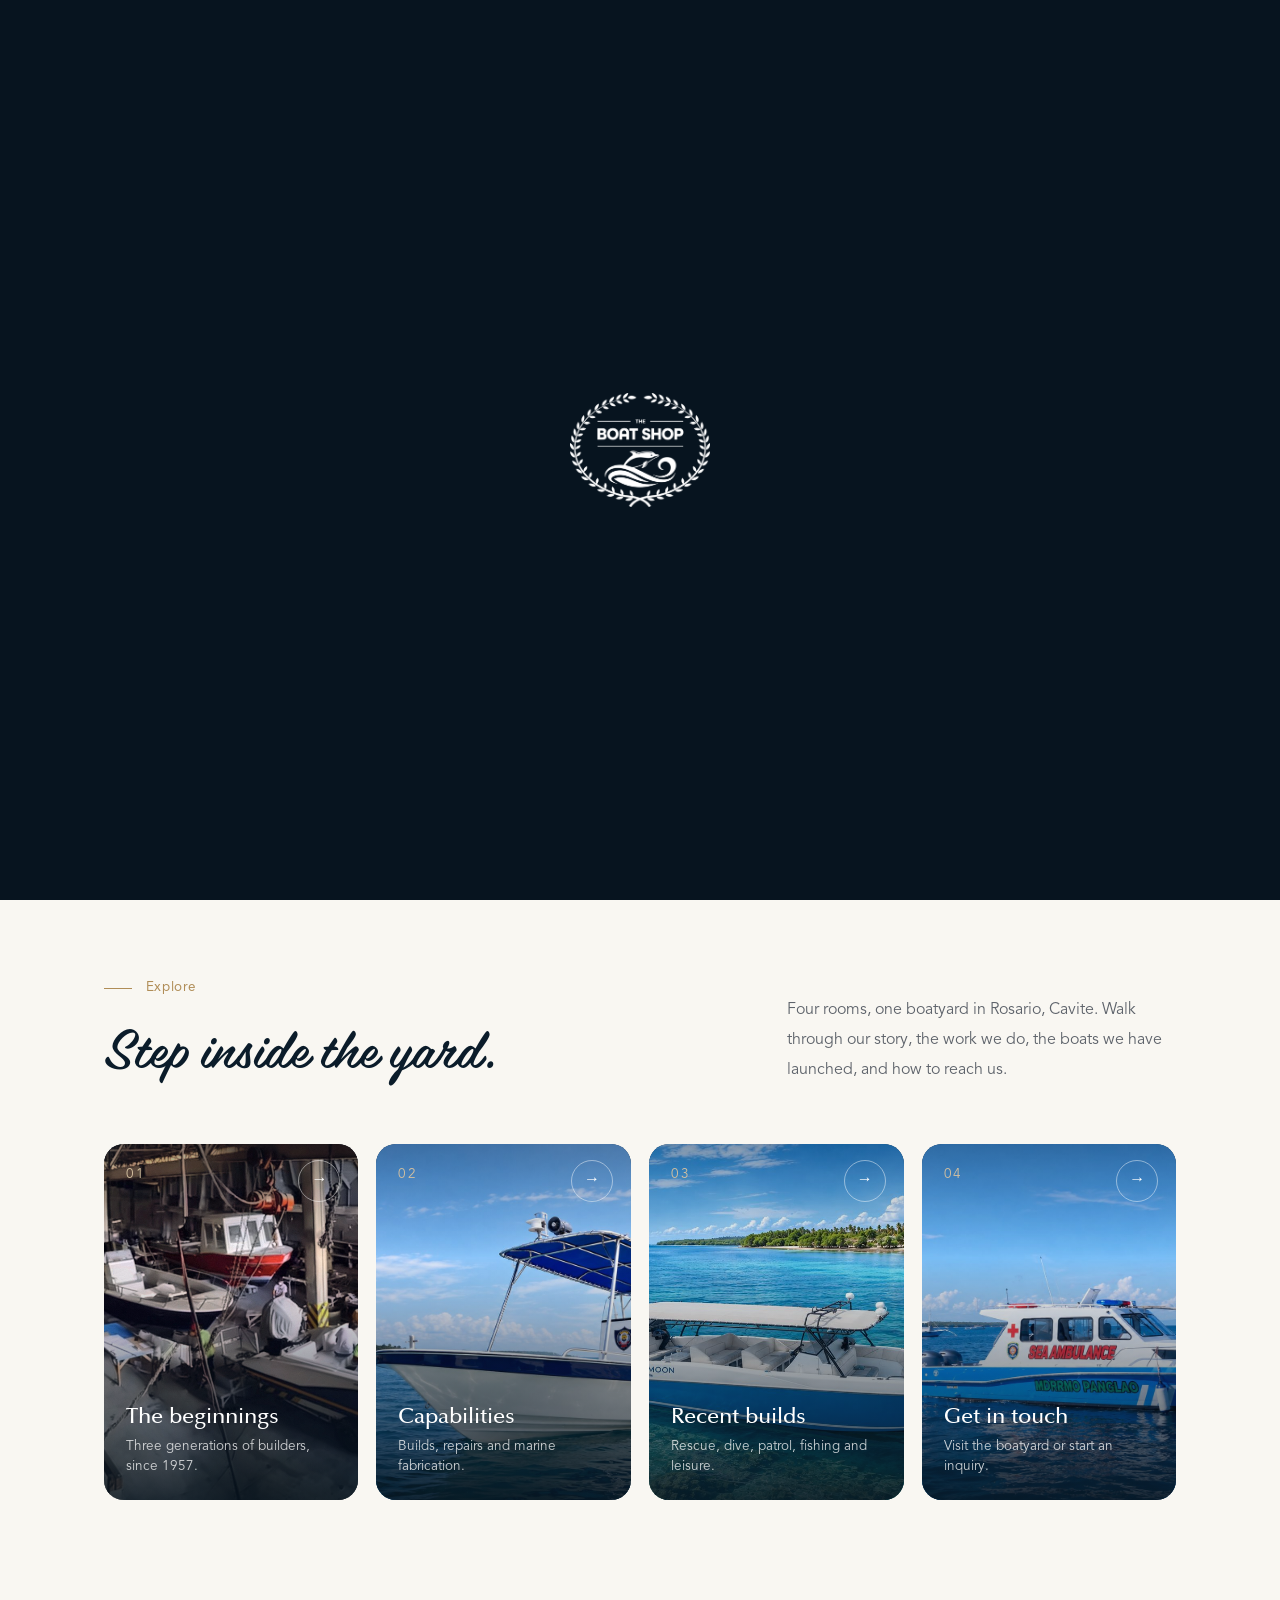
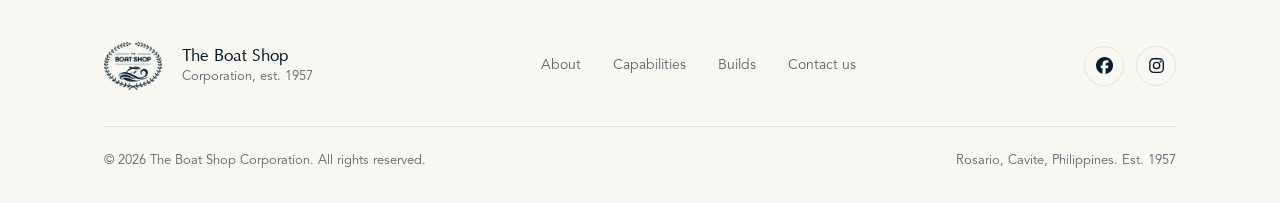
<file: index.html>
<!DOCTYPE html>
<html lang="en">
<head>
<meta charset="UTF-8"/>
<meta name="viewport" content="width=device-width, initial-scale=1.0"/>
<title>The Boat Shop Corporation | Fiberglass Boat Builders Since 1957</title>
<link rel="icon" type="image/png" href="assets/images/favicon.png"/>
<meta name="description" content="The Boat Shop Corporation is a Filipino, family-run boatbuilder established in 1957. Explore custom fiberglass boats for transport, rescue, dive, patrol, fishing, and leisure in Rosario, Cavite."/>
<meta name="theme-color" content="#0b1c2a"/>
<meta property="og:type" content="website"/>
<meta property="og:title" content="The Boat Shop Corporation | Built for Philippine Seas"/>
<meta property="og:description" content="Custom fiberglass boats, repairs, and marine fabrication from a family-run Filipino boatbuilder since 1957."/>
<meta property="og:image" content="assets/images/hero-poster.jpg"/>
<meta name="twitter:card" content="summary_large_image"/>
<script>
  document.documentElement.classList.add('js');
  try { if (sessionStorage.getItem('tbsc-nav')) document.documentElement.classList.add('arriving'); if (sessionStorage.getItem('tbsc-intro')) document.documentElement.classList.add('no-intro'); } catch (e) {}
</script>
<link rel="preload" href="assets/fonts/belinda-new.woff2" as="font" type="font/woff2" crossorigin>
<link rel="preload" href="assets/fonts/avenir-lt-pro-book.woff2" as="font" type="font/woff2" crossorigin>
<link rel="preload" href="assets/fonts/optima-regular.woff2" as="font" type="font/woff2" crossorigin>
<style id="brand-fonts">
@font-face{font-family:'Avenir LT Pro';src:url('assets/fonts/avenir-lt-pro-light.woff2') format('woff2');font-weight:300;font-style:normal;font-display:block}
@font-face{font-family:'Avenir LT Pro';src:url('assets/fonts/avenir-lt-pro-lightoblique.woff2') format('woff2');font-weight:300;font-style:italic;font-display:block}
@font-face{font-family:'Avenir LT Pro';src:url('assets/fonts/avenir-lt-pro-book.woff2') format('woff2');font-weight:400;font-style:normal;font-display:block}
@font-face{font-family:'Avenir LT Pro';src:url('assets/fonts/avenir-lt-pro-bookoblique.woff2') format('woff2');font-weight:400;font-style:italic;font-display:block}
@font-face{font-family:'Avenir LT Pro';src:url('assets/fonts/avenir-lt-pro-roman.woff2') format('woff2');font-weight:500;font-style:normal;font-display:block}
@font-face{font-family:'Avenir LT Pro';src:url('assets/fonts/avenir-lt-pro-oblique.woff2') format('woff2');font-weight:500;font-style:italic;font-display:block}
@font-face{font-family:'Avenir LT Pro';src:url('assets/fonts/avenir-lt-pro-medium.woff2') format('woff2');font-weight:600;font-style:normal;font-display:block}
@font-face{font-family:'Avenir LT Pro';src:url('assets/fonts/avenir-lt-pro-mediumoblique.woff2') format('woff2');font-weight:600;font-style:italic;font-display:block}
@font-face{font-family:'Avenir LT Pro';src:url('assets/fonts/avenir-lt-pro-heavy.woff2') format('woff2');font-weight:800;font-style:normal;font-display:block}
@font-face{font-family:'Avenir LT Pro';src:url('assets/fonts/avenir-lt-pro-heavyoblique.woff2') format('woff2');font-weight:800;font-style:italic;font-display:block}
@font-face{font-family:'Avenir LT Pro';src:url('assets/fonts/avenir-lt-pro-black.woff2') format('woff2');font-weight:900;font-style:normal;font-display:block}
@font-face{font-family:'Avenir LT Pro';src:url('assets/fonts/avenir-lt-pro-blackoblique.woff2') format('woff2');font-weight:900;font-style:italic;font-display:block}
@font-face{font-family:'Optima';src:url('assets/fonts/optima-regular.woff2') format('woff2');font-weight:300 400;font-style:normal;font-display:block}
@font-face{font-family:'Optima';src:url('assets/fonts/optima-medium.woff2') format('woff2');font-weight:500;font-style:normal;font-display:block}
@font-face{font-family:'Optima';src:url('assets/fonts/optima-bold.woff2') format('woff2');font-weight:600 800;font-style:normal;font-display:block}
@font-face{font-family:'Optima';src:url('assets/fonts/optima-italic.woff2') format('woff2');font-weight:300 500;font-style:italic;font-display:block}
@font-face{font-family:'Belinda New';src:url('assets/fonts/belinda-new.woff2') format('woff2');font-weight:400;font-style:normal;font-display:block}
</style>
<link rel="stylesheet" href="css/styles.css">
</head>
<body class="home">

<div class="intro" id="intro" aria-hidden="true">
  <img src="assets/images/logo-white.png" alt=""/>
  <div class="bar"></div>
</div>
<div class="curtain" id="curtain" aria-hidden="true"><img src="assets/images/logo-white.png" alt=""/></div>
<div class="progress" id="progress" aria-hidden="true"></div>

<header id="site-header">
  <div class="nav-inner">
    <a href="index.html" class="logo-mark" aria-label="The Boat Shop Corporation, home">
      <img class="logo-white-img" src="assets/images/logo-white.png" alt="The Boat Shop Corporation crest"/>
      <img class="logo-navy-img" src="assets/images/logo-navy.png" alt=""/>
    </a>
    <div class="nav-links">
      <nav id="primary-navigation" aria-label="Main navigation">
        <ul>
          <li><a href="about.html">About</a></li>
          <li><a href="capabilities.html">Capabilities</a></li>
          <li><a href="builds.html">Builds</a></li>
          <li><a href="contact.html">Contact</a></li>
        </ul>
      </nav>
      <button type="button" class="btn btn-ghost btn-sm js-inquiry-trigger" data-form-url="https://docs.google.com/forms/d/e/1FAIpQLSdglZTCsjjjnS9Xz04HMgk5vo55dq-pGL-_iDdlhTLxzVGUOg/viewform">Request a build</button>
    </div>
    <button class="menu-toggle" type="button" aria-label="Open navigation menu" aria-expanded="false" aria-controls="primary-navigation"><span class="menu-icon" aria-hidden="true">&#9776;</span></button>
  </div>
</header>

<main id="top">

<section class="hero">
  <div class="hero-bg" id="hero-bg">
    <video class="hero-video" id="hero-video" muted loop playsinline preload="metadata" poster="assets/images/hero-poster.jpg" aria-hidden="true"></video>
  </div>
  <div class="hero-inner" id="hero-inner">
    <div class="label hero-fade" style="--d:.05s">Design. Build. Deliver. Enjoy.</div>
    <h1 class="split" id="hero-title">Boats built for <br/>Philippine seas</h1>
    <p class="hero-fade" style="--d:.55s">The Boat Shop Corporation has hand-built fiberglass vessels since 1957, each one shaped from our own molds and finished by three generations of the same family.</p>
    <div class="hero-actions hero-fade" style="--d:.7s">
      <a href="builds.html" class="btn btn-solid"><span>View recent builds</span><span class="arrow" aria-hidden="true">&rarr;</span></a>
      <button type="button" class="btn btn-ghost js-inquiry-trigger" data-form-url="https://docs.google.com/forms/d/e/1FAIpQLSdglZTCsjjjnS9Xz04HMgk5vo55dq-pGL-_iDdlhTLxzVGUOg/viewform">Talk to us</button>
    </div>
  </div>
  <div class="scroll-cue hero-fade" style="--d:1s"><i aria-hidden="true"></i><span>Scroll</span></div>
  <div class="hero-since hero-fade" style="--d:1s">Rosario, Cavite<br/>Since 1957</div>
</section>
<section class="doors" aria-label="Explore the boatyard">
  <div class="wrap">
    <div class="head-row">
      <div>
        <div class="label fade">Explore</div>
        <h2 class="split">Step inside the yard.</h2>
      </div>
      <p class="lead fade">Four rooms, one boatyard in Rosario, Cavite. Walk through our story, the work we do, the boats we have launched, and how to reach us.</p>
    </div>
    <div class="door-grid">
      <a class="door fade" href="about.html" style="--d:.0s"><img src="assets/images/beginnings.jpg" alt="" loading="lazy"/><span class="door-num">01</span><span class="door-body"><b>The beginnings</b><i>Three generations of builders, since 1957.</i></span><span class="door-go" aria-hidden="true">&rarr;</span></a>
      <a class="door fade" href="capabilities.html" style="--d:.08s"><img src="assets/images/builds/patrol-boat-center-console.jpg" alt="" loading="lazy"/><span class="door-num">02</span><span class="door-body"><b>Capabilities</b><i>Builds, repairs and marine fabrication.</i></span><span class="door-go" aria-hidden="true">&rarr;</span></a>
      <a class="door fade" href="builds.html" style="--d:.16s"><img src="assets/images/builds/blue-moon-elite.jpg" alt="" loading="lazy"/><span class="door-num">03</span><span class="door-body"><b>Recent builds</b><i>Rescue, dive, patrol, fishing and leisure.</i></span><span class="door-go" aria-hidden="true">&rarr;</span></a>
      <a class="door fade" href="contact.html" style="--d:.24s"><img src="assets/images/builds/sea-ambulance-mdrrmo-panglao.jpg" alt="" loading="lazy"/><span class="door-num">04</span><span class="door-body"><b>Get in touch</b><i>Visit the boatyard or start an inquiry.</i></span><span class="door-go" aria-hidden="true">&rarr;</span></a>
    </div>
  </div>
</section>

</main>

<footer>
  <div class="wrap">
    <div class="footer-top">
      <div class="footer-brand">
        <a href="index.html" class="logo-mark" aria-label="The Boat Shop Corporation, home"><img class="logo-navy-img" style="opacity:1" src="assets/images/logo-navy.png" alt="The Boat Shop Corporation crest"/></a>
        <span class="footer-name">The Boat Shop<small>Corporation, est. 1957</small></span>
      </div>
      <nav class="footer-nav" aria-label="Footer navigation">
        <ul>
          <li><a href="about.html">About</a></li>
          <li><a href="capabilities.html">Capabilities</a></li>
          <li><a href="builds.html">Builds</a></li>
          <li><a href="contact.html">Contact us</a></li>
        </ul>
      </nav>
      <div class="footer-social" aria-label="Follow us on social media">
        <a class="foot-social" href="https://www.facebook.com/boatshopphilippines" target="_blank" rel="noopener noreferrer" aria-label="Facebook"><svg viewBox="0 0 24 24" width="22" height="22" fill="currentColor" aria-hidden="true" focusable="false"><path d="M9.101 23.691v-7.98H6.627v-3.667h2.474v-1.58c0-4.085 1.848-5.978 5.858-5.978.401 0 .955.042 1.468.103a8.68 8.68 0 0 1 1.141.195v3.325a8.623 8.623 0 0 0-.653-.036 26.805 26.805 0 0 0-.733-.009c-.707 0-1.259.096-1.675.309a1.686 1.686 0 0 0-.679.622c-.258.42-.374.995-.374 1.752v1.297h3.919l-.386 2.103-.287 1.564h-3.246v8.245C19.396 23.238 24 18.179 24 12.044c0-6.627-5.373-12-12-12s-12 5.373-12 12c0 5.628 3.874 10.35 9.101 11.647Z"/></svg></a>
        <a class="foot-social" href="https://www.instagram.com/theboatshopcorporation/" target="_blank" rel="noopener noreferrer" aria-label="Instagram"><svg viewBox="0 0 24 24" width="22" height="22" fill="none" stroke="currentColor" stroke-width="1.9" stroke-linecap="round" stroke-linejoin="round" aria-hidden="true" focusable="false"><rect x="2.5" y="2.5" width="19" height="19" rx="5.5"/><circle cx="12" cy="12" r="4.4"/><circle cx="17.6" cy="6.4" r="0.6" fill="currentColor"/></svg></a>
      </div>
    </div>
    <div class="footer-bottom">
      <span>&copy; 2026 The Boat Shop Corporation. All rights reserved.</span>
      <span>Rosario, Cavite, Philippines. Est. 1957</span>
    </div>
  </div>
</footer>

<script src="js/main.js" defer></script>
</body>
</html>
</file>
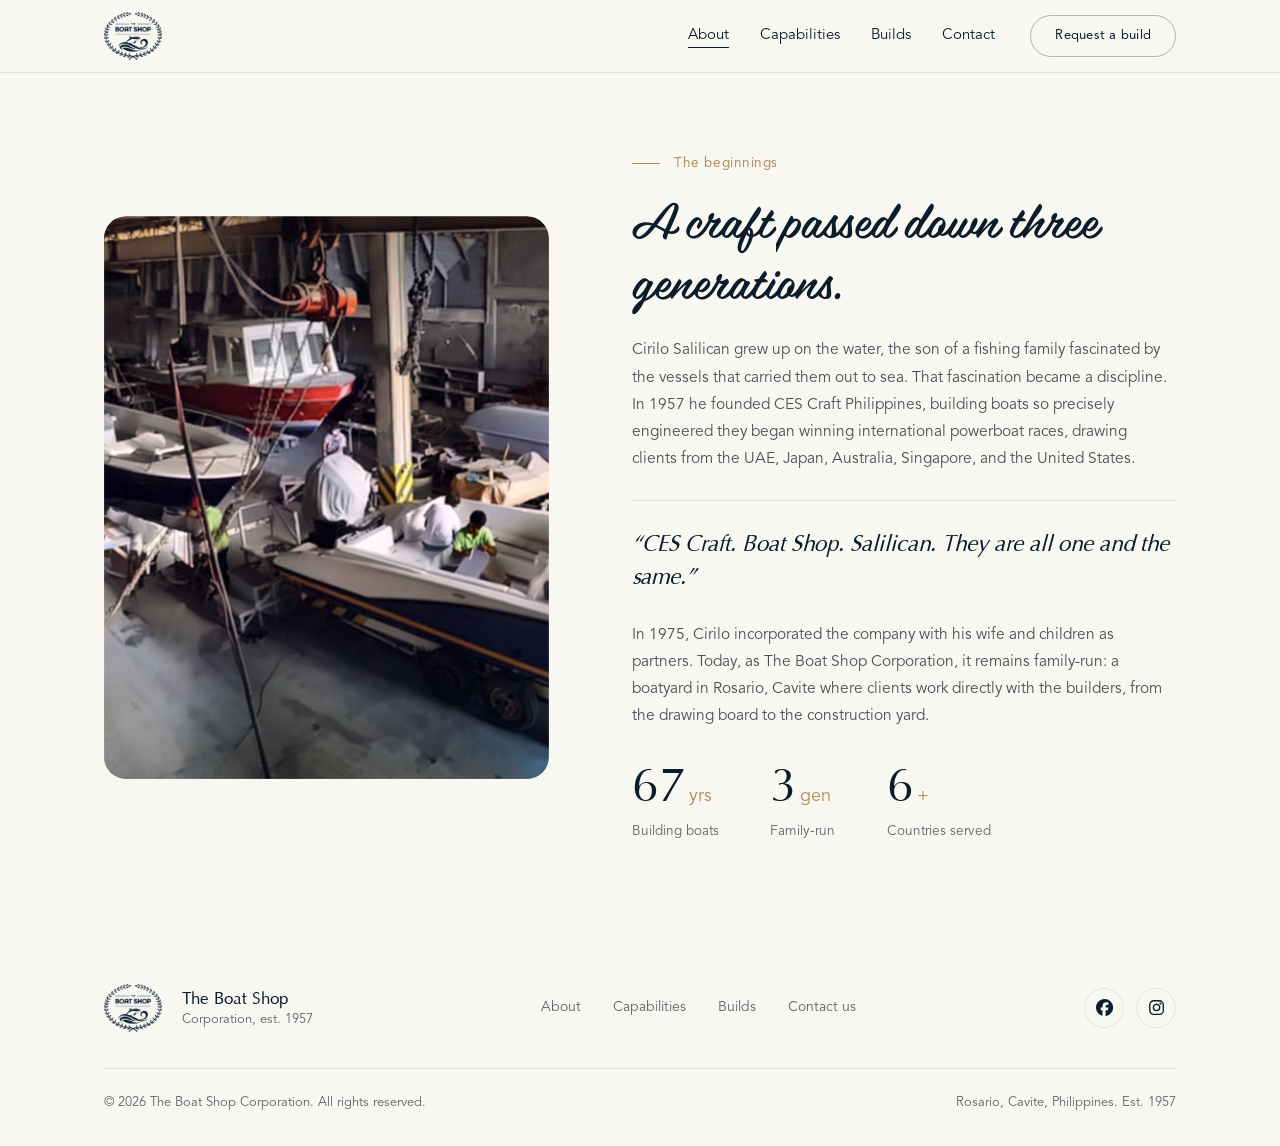
<file: about.html>
<!DOCTYPE html>
<html lang="en">
<head>
<meta charset="UTF-8"/>
<meta name="viewport" content="width=device-width, initial-scale=1.0"/>
<title>About | The Boat Shop Corporation</title>
<link rel="icon" type="image/png" href="assets/images/favicon.png"/>
<meta name="description" content="The Boat Shop Corporation is a Filipino, family-run boatbuilder established in 1957. Explore custom fiberglass boats for transport, rescue, dive, patrol, fishing, and leisure in Rosario, Cavite."/>
<meta name="theme-color" content="#0b1c2a"/>
<meta property="og:type" content="website"/>
<meta property="og:title" content="About | The Boat Shop Corporation"/>
<meta property="og:description" content="Custom fiberglass boats, repairs, and marine fabrication from a family-run Filipino boatbuilder since 1957."/>
<meta property="og:image" content="assets/images/hero-poster.jpg"/>
<meta name="twitter:card" content="summary_large_image"/>
<script>
  document.documentElement.classList.add('js');
  try { if (sessionStorage.getItem('tbsc-nav')) document.documentElement.classList.add('arriving'); if (sessionStorage.getItem('tbsc-intro')) document.documentElement.classList.add('no-intro'); } catch (e) {}
</script>
<link rel="preload" href="assets/fonts/belinda-new.woff2" as="font" type="font/woff2" crossorigin>
<link rel="preload" href="assets/fonts/avenir-lt-pro-book.woff2" as="font" type="font/woff2" crossorigin>
<link rel="preload" href="assets/fonts/optima-regular.woff2" as="font" type="font/woff2" crossorigin>
<style id="brand-fonts">
@font-face{font-family:'Avenir LT Pro';src:url('assets/fonts/avenir-lt-pro-light.woff2') format('woff2');font-weight:300;font-style:normal;font-display:block}
@font-face{font-family:'Avenir LT Pro';src:url('assets/fonts/avenir-lt-pro-lightoblique.woff2') format('woff2');font-weight:300;font-style:italic;font-display:block}
@font-face{font-family:'Avenir LT Pro';src:url('assets/fonts/avenir-lt-pro-book.woff2') format('woff2');font-weight:400;font-style:normal;font-display:block}
@font-face{font-family:'Avenir LT Pro';src:url('assets/fonts/avenir-lt-pro-bookoblique.woff2') format('woff2');font-weight:400;font-style:italic;font-display:block}
@font-face{font-family:'Avenir LT Pro';src:url('assets/fonts/avenir-lt-pro-roman.woff2') format('woff2');font-weight:500;font-style:normal;font-display:block}
@font-face{font-family:'Avenir LT Pro';src:url('assets/fonts/avenir-lt-pro-oblique.woff2') format('woff2');font-weight:500;font-style:italic;font-display:block}
@font-face{font-family:'Avenir LT Pro';src:url('assets/fonts/avenir-lt-pro-medium.woff2') format('woff2');font-weight:600;font-style:normal;font-display:block}
@font-face{font-family:'Avenir LT Pro';src:url('assets/fonts/avenir-lt-pro-mediumoblique.woff2') format('woff2');font-weight:600;font-style:italic;font-display:block}
@font-face{font-family:'Avenir LT Pro';src:url('assets/fonts/avenir-lt-pro-heavy.woff2') format('woff2');font-weight:800;font-style:normal;font-display:block}
@font-face{font-family:'Avenir LT Pro';src:url('assets/fonts/avenir-lt-pro-heavyoblique.woff2') format('woff2');font-weight:800;font-style:italic;font-display:block}
@font-face{font-family:'Avenir LT Pro';src:url('assets/fonts/avenir-lt-pro-black.woff2') format('woff2');font-weight:900;font-style:normal;font-display:block}
@font-face{font-family:'Avenir LT Pro';src:url('assets/fonts/avenir-lt-pro-blackoblique.woff2') format('woff2');font-weight:900;font-style:italic;font-display:block}
@font-face{font-family:'Optima';src:url('assets/fonts/optima-regular.woff2') format('woff2');font-weight:300 400;font-style:normal;font-display:block}
@font-face{font-family:'Optima';src:url('assets/fonts/optima-medium.woff2') format('woff2');font-weight:500;font-style:normal;font-display:block}
@font-face{font-family:'Optima';src:url('assets/fonts/optima-bold.woff2') format('woff2');font-weight:600 800;font-style:normal;font-display:block}
@font-face{font-family:'Optima';src:url('assets/fonts/optima-italic.woff2') format('woff2');font-weight:300 500;font-style:italic;font-display:block}
@font-face{font-family:'Belinda New';src:url('assets/fonts/belinda-new.woff2') format('woff2');font-weight:400;font-style:normal;font-display:block}
</style>
<link rel="stylesheet" href="css/styles.css">
</head>
<body class="subpage">

<div class="curtain" id="curtain" aria-hidden="true"><img src="assets/images/logo-white.png" alt=""/></div>
<div class="progress" id="progress" aria-hidden="true"></div>

<header id="site-header" class="solid">
  <div class="nav-inner">
    <a href="index.html" class="logo-mark" aria-label="The Boat Shop Corporation, home">
      <img class="logo-white-img" src="assets/images/logo-white.png" alt="The Boat Shop Corporation crest"/>
      <img class="logo-navy-img" src="assets/images/logo-navy.png" alt=""/>
    </a>
    <div class="nav-links">
      <nav id="primary-navigation" aria-label="Main navigation">
        <ul>
          <li><a href="about.html" aria-current="page">About</a></li>
          <li><a href="capabilities.html">Capabilities</a></li>
          <li><a href="builds.html">Builds</a></li>
          <li><a href="contact.html">Contact</a></li>
        </ul>
      </nav>
      <button type="button" class="btn btn-ghost btn-sm js-inquiry-trigger" data-form-url="https://docs.google.com/forms/d/e/1FAIpQLSdglZTCsjjjnS9Xz04HMgk5vo55dq-pGL-_iDdlhTLxzVGUOg/viewform">Request a build</button>
    </div>
    <button class="menu-toggle" type="button" aria-label="Open navigation menu" aria-expanded="false" aria-controls="primary-navigation"><span class="menu-icon" aria-hidden="true">&#9776;</span></button>
  </div>
</header>

<main id="top">

<section id="legacy" class="section">
  <div class="wrap">
    <div class="legacy-grid">
      <div class="legacy-photo reveal-clip">
        <img src="assets/images/beginnings.jpg" width="2727" height="1395" loading="lazy" decoding="async" alt="Inside The Boat Shop boatyard: fiberglass hulls in progress while builders review a boat on its trailer" id="legacy-img"/>
      </div>
      <div class="legacy-text">
        <div class="label fade">The beginnings</div>
        <h2 class="split">A craft passed down three generations.</h2>
        <p class="fade">Cirilo Salilican grew up on the water, the son of a fishing family fascinated by the vessels that carried them out to sea. That fascination became a discipline. In 1957 he founded CES Craft Philippines, building boats so precisely engineered they began winning international powerboat races, drawing clients from the UAE, Japan, Australia, Singapore, and the United States.</p>
        <p class="legacy-quote fade">&ldquo;CES Craft. Boat Shop. Salilican. They are all one and the same.&rdquo;</p>
        <p class="fade">In 1975, Cirilo incorporated the company with his wife and children as partners. Today, as The Boat Shop Corporation, it remains family-run: a boatyard in Rosario, Cavite where clients work directly with the builders, from the drawing board to the construction yard.</p>
        <div class="stat-row fade">
          <div class="stat"><div class="num"><b data-count="70" style="font-weight:inherit">70</b><span class="u">yrs</span></div><div class="txt">Building boats</div></div>
          <div class="stat"><div class="num"><b data-count="3" style="font-weight:inherit">3</b><span class="u">gen</span></div><div class="txt">Family-run</div></div>
          <div class="stat"><div class="num"><b data-count="6" style="font-weight:inherit">6</b><span class="u">+</span></div><div class="txt">Countries served</div></div>
        </div>
      </div>
    </div>
  </div>
</section>
</main>

<footer>
  <div class="wrap">
    <div class="footer-top">
      <div class="footer-brand">
        <a href="index.html" class="logo-mark" aria-label="The Boat Shop Corporation, home"><img class="logo-navy-img" style="opacity:1" src="assets/images/logo-navy.png" alt="The Boat Shop Corporation crest"/></a>
        <span class="footer-name">The Boat Shop<small>Corporation, est. 1957</small></span>
      </div>
      <nav class="footer-nav" aria-label="Footer navigation">
        <ul>
          <li><a href="about.html">About</a></li>
          <li><a href="capabilities.html">Capabilities</a></li>
          <li><a href="builds.html">Builds</a></li>
          <li><a href="contact.html">Contact us</a></li>
        </ul>
      </nav>
      <div class="footer-social" aria-label="Follow us on social media">
        <a class="foot-social" href="https://www.facebook.com/boatshopphilippines" target="_blank" rel="noopener noreferrer" aria-label="Facebook"><svg viewBox="0 0 24 24" width="22" height="22" fill="currentColor" aria-hidden="true" focusable="false"><path d="M9.101 23.691v-7.98H6.627v-3.667h2.474v-1.58c0-4.085 1.848-5.978 5.858-5.978.401 0 .955.042 1.468.103a8.68 8.68 0 0 1 1.141.195v3.325a8.623 8.623 0 0 0-.653-.036 26.805 26.805 0 0 0-.733-.009c-.707 0-1.259.096-1.675.309a1.686 1.686 0 0 0-.679.622c-.258.42-.374.995-.374 1.752v1.297h3.919l-.386 2.103-.287 1.564h-3.246v8.245C19.396 23.238 24 18.179 24 12.044c0-6.627-5.373-12-12-12s-12 5.373-12 12c0 5.628 3.874 10.35 9.101 11.647Z"/></svg></a>
        <a class="foot-social" href="https://www.instagram.com/theboatshopcorporation/" target="_blank" rel="noopener noreferrer" aria-label="Instagram"><svg viewBox="0 0 24 24" width="22" height="22" fill="none" stroke="currentColor" stroke-width="1.9" stroke-linecap="round" stroke-linejoin="round" aria-hidden="true" focusable="false"><rect x="2.5" y="2.5" width="19" height="19" rx="5.5"/><circle cx="12" cy="12" r="4.4"/><circle cx="17.6" cy="6.4" r="0.6" fill="currentColor"/></svg></a>
      </div>
    </div>
    <div class="footer-bottom">
      <span>&copy; 2026 The Boat Shop Corporation. All rights reserved.</span>
      <span>Rosario, Cavite, Philippines. Est. 1957</span>
    </div>
  </div>
</footer>

<script src="js/main.js" defer></script>
</body>
</html>
</file>
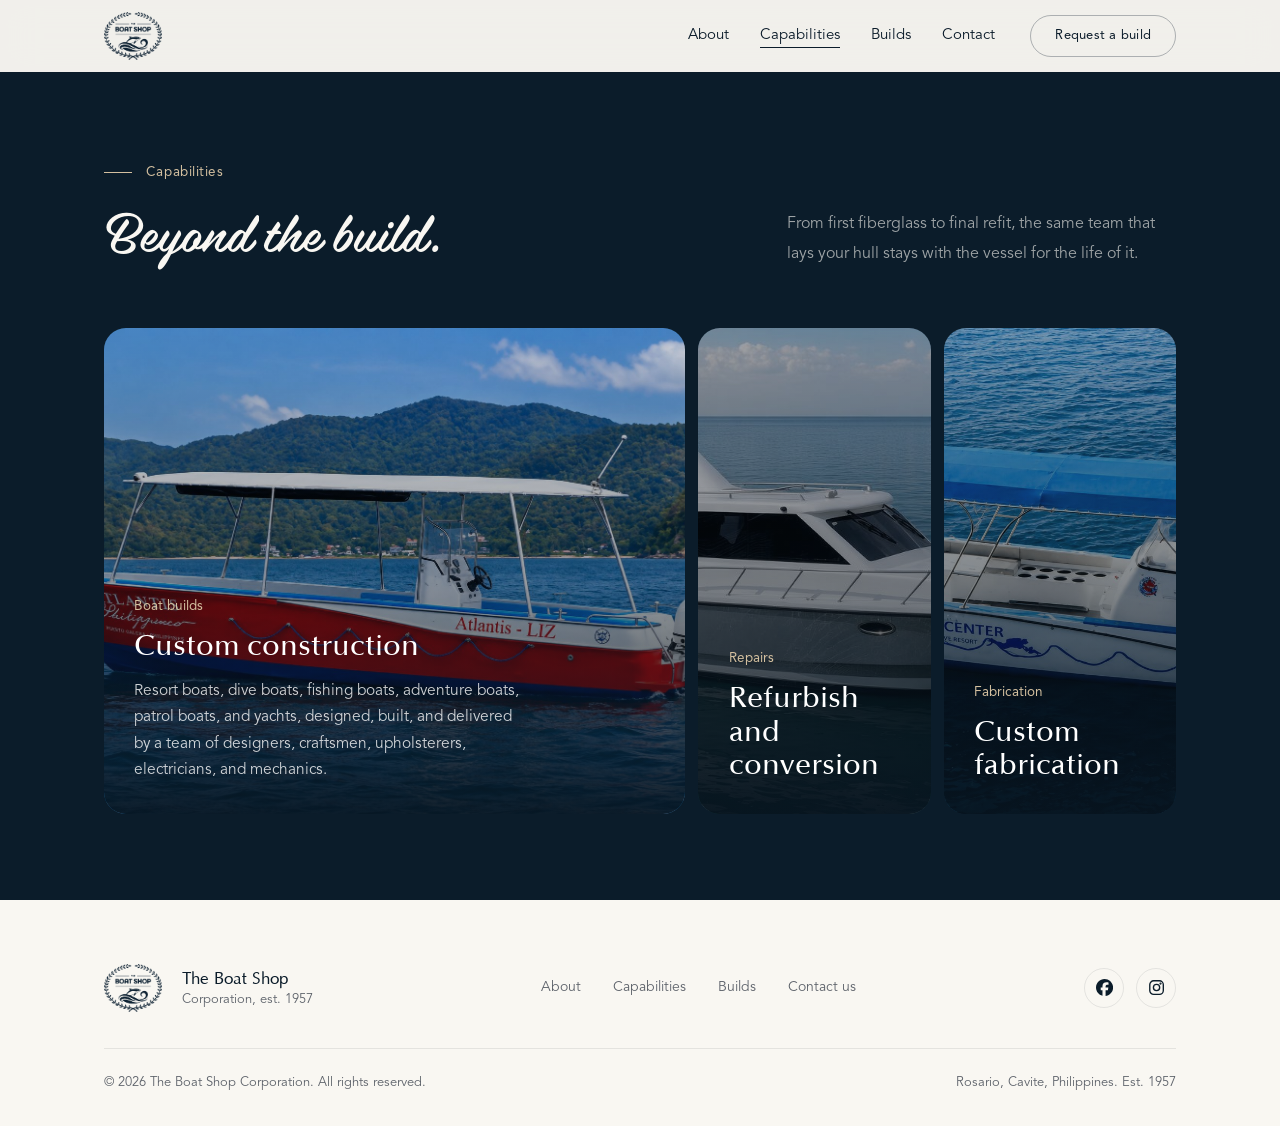
<file: capabilities.html>
<!DOCTYPE html>
<html lang="en">
<head>
<meta charset="UTF-8"/>
<meta name="viewport" content="width=device-width, initial-scale=1.0"/>
<title>Capabilities | The Boat Shop Corporation</title>
<link rel="icon" type="image/png" href="assets/images/favicon.png"/>
<meta name="description" content="The Boat Shop Corporation is a Filipino, family-run boatbuilder established in 1957. Explore custom fiberglass boats for transport, rescue, dive, patrol, fishing, and leisure in Rosario, Cavite."/>
<meta name="theme-color" content="#0b1c2a"/>
<meta property="og:type" content="website"/>
<meta property="og:title" content="Capabilities | The Boat Shop Corporation"/>
<meta property="og:description" content="Custom fiberglass boats, repairs, and marine fabrication from a family-run Filipino boatbuilder since 1957."/>
<meta property="og:image" content="assets/images/hero-poster.jpg"/>
<meta name="twitter:card" content="summary_large_image"/>
<script>
  document.documentElement.classList.add('js');
  try { if (sessionStorage.getItem('tbsc-nav')) document.documentElement.classList.add('arriving'); if (sessionStorage.getItem('tbsc-intro')) document.documentElement.classList.add('no-intro'); } catch (e) {}
</script>
<link rel="preload" href="assets/fonts/belinda-new.woff2" as="font" type="font/woff2" crossorigin>
<link rel="preload" href="assets/fonts/avenir-lt-pro-book.woff2" as="font" type="font/woff2" crossorigin>
<link rel="preload" href="assets/fonts/optima-regular.woff2" as="font" type="font/woff2" crossorigin>
<style id="brand-fonts">
@font-face{font-family:'Avenir LT Pro';src:url('assets/fonts/avenir-lt-pro-light.woff2') format('woff2');font-weight:300;font-style:normal;font-display:block}
@font-face{font-family:'Avenir LT Pro';src:url('assets/fonts/avenir-lt-pro-lightoblique.woff2') format('woff2');font-weight:300;font-style:italic;font-display:block}
@font-face{font-family:'Avenir LT Pro';src:url('assets/fonts/avenir-lt-pro-book.woff2') format('woff2');font-weight:400;font-style:normal;font-display:block}
@font-face{font-family:'Avenir LT Pro';src:url('assets/fonts/avenir-lt-pro-bookoblique.woff2') format('woff2');font-weight:400;font-style:italic;font-display:block}
@font-face{font-family:'Avenir LT Pro';src:url('assets/fonts/avenir-lt-pro-roman.woff2') format('woff2');font-weight:500;font-style:normal;font-display:block}
@font-face{font-family:'Avenir LT Pro';src:url('assets/fonts/avenir-lt-pro-oblique.woff2') format('woff2');font-weight:500;font-style:italic;font-display:block}
@font-face{font-family:'Avenir LT Pro';src:url('assets/fonts/avenir-lt-pro-medium.woff2') format('woff2');font-weight:600;font-style:normal;font-display:block}
@font-face{font-family:'Avenir LT Pro';src:url('assets/fonts/avenir-lt-pro-mediumoblique.woff2') format('woff2');font-weight:600;font-style:italic;font-display:block}
@font-face{font-family:'Avenir LT Pro';src:url('assets/fonts/avenir-lt-pro-heavy.woff2') format('woff2');font-weight:800;font-style:normal;font-display:block}
@font-face{font-family:'Avenir LT Pro';src:url('assets/fonts/avenir-lt-pro-heavyoblique.woff2') format('woff2');font-weight:800;font-style:italic;font-display:block}
@font-face{font-family:'Avenir LT Pro';src:url('assets/fonts/avenir-lt-pro-black.woff2') format('woff2');font-weight:900;font-style:normal;font-display:block}
@font-face{font-family:'Avenir LT Pro';src:url('assets/fonts/avenir-lt-pro-blackoblique.woff2') format('woff2');font-weight:900;font-style:italic;font-display:block}
@font-face{font-family:'Optima';src:url('assets/fonts/optima-regular.woff2') format('woff2');font-weight:300 400;font-style:normal;font-display:block}
@font-face{font-family:'Optima';src:url('assets/fonts/optima-medium.woff2') format('woff2');font-weight:500;font-style:normal;font-display:block}
@font-face{font-family:'Optima';src:url('assets/fonts/optima-bold.woff2') format('woff2');font-weight:600 800;font-style:normal;font-display:block}
@font-face{font-family:'Optima';src:url('assets/fonts/optima-italic.woff2') format('woff2');font-weight:300 500;font-style:italic;font-display:block}
@font-face{font-family:'Belinda New';src:url('assets/fonts/belinda-new.woff2') format('woff2');font-weight:400;font-style:normal;font-display:block}
</style>
<link rel="stylesheet" href="css/styles.css">
</head>
<body class="subpage">

<div class="curtain" id="curtain" aria-hidden="true"><img src="assets/images/logo-white.png" alt=""/></div>
<div class="progress" id="progress" aria-hidden="true"></div>

<header id="site-header" class="solid">
  <div class="nav-inner">
    <a href="index.html" class="logo-mark" aria-label="The Boat Shop Corporation, home">
      <img class="logo-white-img" src="assets/images/logo-white.png" alt="The Boat Shop Corporation crest"/>
      <img class="logo-navy-img" src="assets/images/logo-navy.png" alt=""/>
    </a>
    <div class="nav-links">
      <nav id="primary-navigation" aria-label="Main navigation">
        <ul>
          <li><a href="about.html">About</a></li>
          <li><a href="capabilities.html" aria-current="page">Capabilities</a></li>
          <li><a href="builds.html">Builds</a></li>
          <li><a href="contact.html">Contact</a></li>
        </ul>
      </nav>
      <button type="button" class="btn btn-ghost btn-sm js-inquiry-trigger" data-form-url="https://docs.google.com/forms/d/e/1FAIpQLSdglZTCsjjjnS9Xz04HMgk5vo55dq-pGL-_iDdlhTLxzVGUOg/viewform">Request a build</button>
    </div>
    <button class="menu-toggle" type="button" aria-label="Open navigation menu" aria-expanded="false" aria-controls="primary-navigation"><span class="menu-icon" aria-hidden="true">&#9776;</span></button>
  </div>
</header>

<main id="top">

<section id="capabilities" class="section navy-bg light-on-dark">
  <div class="wrap">
    <div class="head-row">
      <div>
        <div class="label fade">Capabilities</div>
        <h2 class="split">Beyond the build.</h2>
      </div>
      <p class="lead fade">From first fiberglass to final refit, the same team that lays your hull stays with the vessel for the life of it.</p>
    </div>
    <div class="caps fade" id="caps">
      <article class="cap active" tabindex="0">
        <img src="assets/images/builds/atlantis-liz.jpg" alt="" loading="lazy"/>
        <div class="cap-body">
          <span class="cap-tag">Boat builds</span>
          <h3>Custom construction</h3>
          <p>Resort boats, dive boats, fishing boats, adventure boats, patrol boats, and yachts, designed, built, and delivered by a team of designers, craftsmen, upholsterers, electricians, and mechanics.</p>
        </div>
      </article>
      <article class="cap" tabindex="0">
        <img src="assets/images/builds/manilyn-reyes.jpg" alt="" loading="lazy"/>
        <div class="cap-body">
          <span class="cap-tag">Repairs</span>
          <h3>Refurbish and conversion</h3>
          <p>Upgrading onboard technology, refurbishing interiors, and modernizing hull designs to bring existing vessels up to current standards.</p>
        </div>
      </article>
      <article class="cap" tabindex="0">
        <img src="assets/images/builds/blue-paradive-center.jpg" alt="" loading="lazy"/>
        <div class="cap-body">
          <span class="cap-tag">Fabrication</span>
          <h3>Custom fabrication</h3>
          <p>Bimini tops, wakeboard towers, boat trailers, and structural fiberglass and metal work built to withstand marine environments.</p>
        </div>
      </article>
    </div>
  </div>
</section>
</main>

<footer>
  <div class="wrap">
    <div class="footer-top">
      <div class="footer-brand">
        <a href="index.html" class="logo-mark" aria-label="The Boat Shop Corporation, home"><img class="logo-navy-img" style="opacity:1" src="assets/images/logo-navy.png" alt="The Boat Shop Corporation crest"/></a>
        <span class="footer-name">The Boat Shop<small>Corporation, est. 1957</small></span>
      </div>
      <nav class="footer-nav" aria-label="Footer navigation">
        <ul>
          <li><a href="about.html">About</a></li>
          <li><a href="capabilities.html">Capabilities</a></li>
          <li><a href="builds.html">Builds</a></li>
          <li><a href="contact.html">Contact us</a></li>
        </ul>
      </nav>
      <div class="footer-social" aria-label="Follow us on social media">
        <a class="foot-social" href="https://www.facebook.com/boatshopphilippines" target="_blank" rel="noopener noreferrer" aria-label="Facebook"><svg viewBox="0 0 24 24" width="22" height="22" fill="currentColor" aria-hidden="true" focusable="false"><path d="M9.101 23.691v-7.98H6.627v-3.667h2.474v-1.58c0-4.085 1.848-5.978 5.858-5.978.401 0 .955.042 1.468.103a8.68 8.68 0 0 1 1.141.195v3.325a8.623 8.623 0 0 0-.653-.036 26.805 26.805 0 0 0-.733-.009c-.707 0-1.259.096-1.675.309a1.686 1.686 0 0 0-.679.622c-.258.42-.374.995-.374 1.752v1.297h3.919l-.386 2.103-.287 1.564h-3.246v8.245C19.396 23.238 24 18.179 24 12.044c0-6.627-5.373-12-12-12s-12 5.373-12 12c0 5.628 3.874 10.35 9.101 11.647Z"/></svg></a>
        <a class="foot-social" href="https://www.instagram.com/theboatshopcorporation/" target="_blank" rel="noopener noreferrer" aria-label="Instagram"><svg viewBox="0 0 24 24" width="22" height="22" fill="none" stroke="currentColor" stroke-width="1.9" stroke-linecap="round" stroke-linejoin="round" aria-hidden="true" focusable="false"><rect x="2.5" y="2.5" width="19" height="19" rx="5.5"/><circle cx="12" cy="12" r="4.4"/><circle cx="17.6" cy="6.4" r="0.6" fill="currentColor"/></svg></a>
      </div>
    </div>
    <div class="footer-bottom">
      <span>&copy; 2026 The Boat Shop Corporation. All rights reserved.</span>
      <span>Rosario, Cavite, Philippines. Est. 1957</span>
    </div>
  </div>
</footer>

<script src="js/main.js" defer></script>
</body>
</html>
</file>
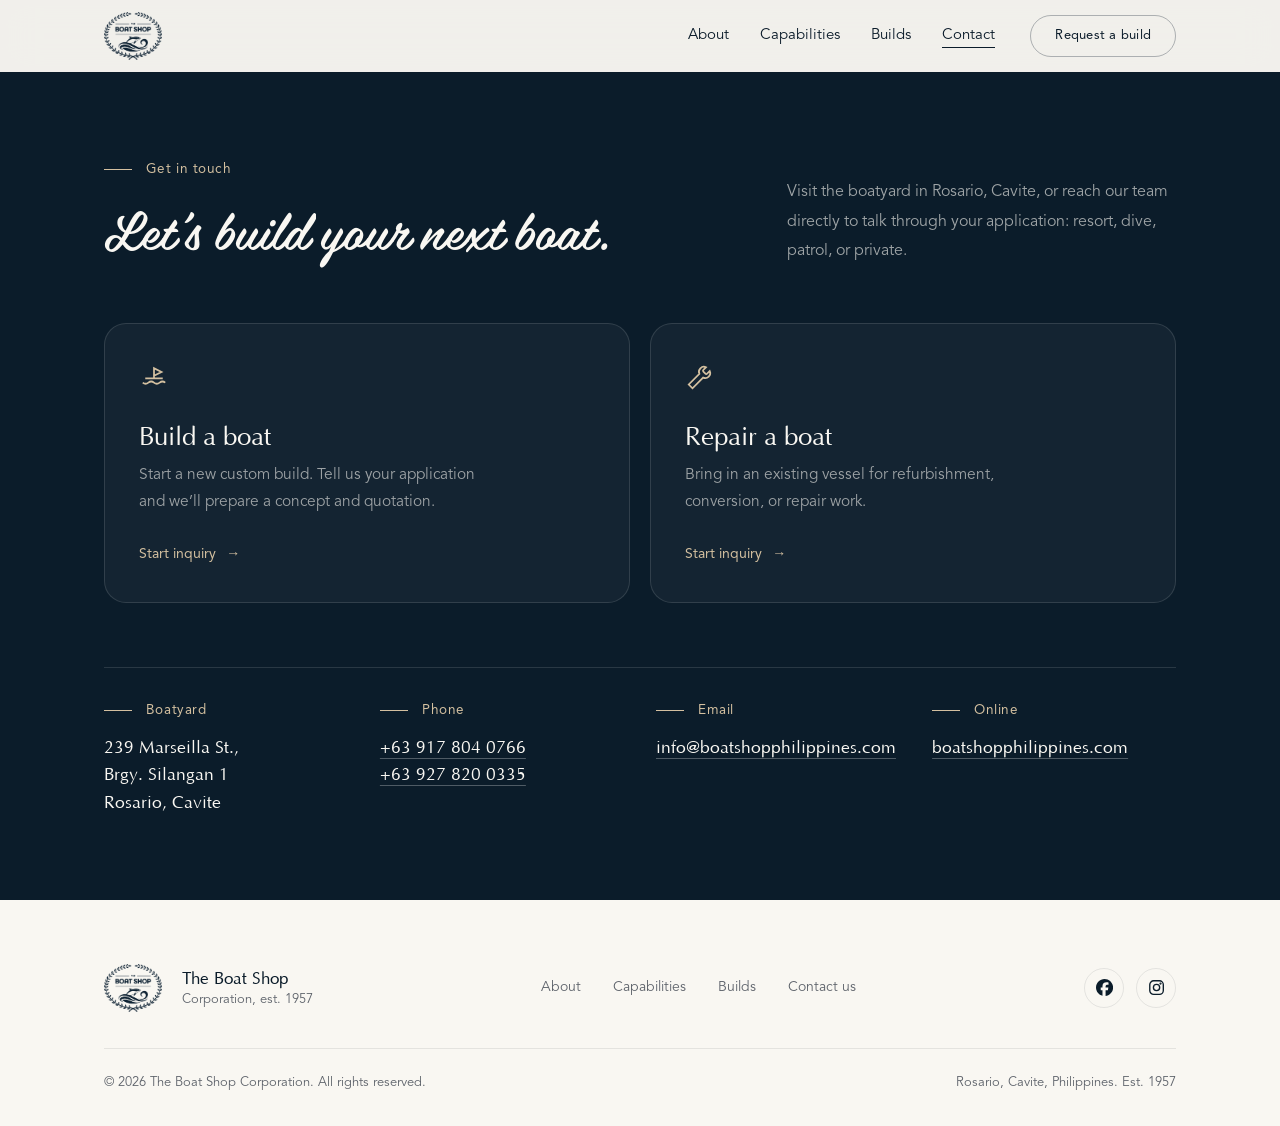
<file: contact.html>
<!DOCTYPE html>
<html lang="en">
<head>
<meta charset="UTF-8"/>
<meta name="viewport" content="width=device-width, initial-scale=1.0"/>
<title>Contact | The Boat Shop Corporation</title>
<link rel="icon" type="image/png" href="assets/images/favicon.png"/>
<meta name="description" content="The Boat Shop Corporation is a Filipino, family-run boatbuilder established in 1957. Explore custom fiberglass boats for transport, rescue, dive, patrol, fishing, and leisure in Rosario, Cavite."/>
<meta name="theme-color" content="#0b1c2a"/>
<meta property="og:type" content="website"/>
<meta property="og:title" content="Contact | The Boat Shop Corporation"/>
<meta property="og:description" content="Custom fiberglass boats, repairs, and marine fabrication from a family-run Filipino boatbuilder since 1957."/>
<meta property="og:image" content="assets/images/hero-poster.jpg"/>
<meta name="twitter:card" content="summary_large_image"/>
<script>
  document.documentElement.classList.add('js');
  try { if (sessionStorage.getItem('tbsc-nav')) document.documentElement.classList.add('arriving'); if (sessionStorage.getItem('tbsc-intro')) document.documentElement.classList.add('no-intro'); } catch (e) {}
</script>
<link rel="preload" href="assets/fonts/belinda-new.woff2" as="font" type="font/woff2" crossorigin>
<link rel="preload" href="assets/fonts/avenir-lt-pro-book.woff2" as="font" type="font/woff2" crossorigin>
<link rel="preload" href="assets/fonts/optima-regular.woff2" as="font" type="font/woff2" crossorigin>
<style id="brand-fonts">
@font-face{font-family:'Avenir LT Pro';src:url('assets/fonts/avenir-lt-pro-light.woff2') format('woff2');font-weight:300;font-style:normal;font-display:block}
@font-face{font-family:'Avenir LT Pro';src:url('assets/fonts/avenir-lt-pro-lightoblique.woff2') format('woff2');font-weight:300;font-style:italic;font-display:block}
@font-face{font-family:'Avenir LT Pro';src:url('assets/fonts/avenir-lt-pro-book.woff2') format('woff2');font-weight:400;font-style:normal;font-display:block}
@font-face{font-family:'Avenir LT Pro';src:url('assets/fonts/avenir-lt-pro-bookoblique.woff2') format('woff2');font-weight:400;font-style:italic;font-display:block}
@font-face{font-family:'Avenir LT Pro';src:url('assets/fonts/avenir-lt-pro-roman.woff2') format('woff2');font-weight:500;font-style:normal;font-display:block}
@font-face{font-family:'Avenir LT Pro';src:url('assets/fonts/avenir-lt-pro-oblique.woff2') format('woff2');font-weight:500;font-style:italic;font-display:block}
@font-face{font-family:'Avenir LT Pro';src:url('assets/fonts/avenir-lt-pro-medium.woff2') format('woff2');font-weight:600;font-style:normal;font-display:block}
@font-face{font-family:'Avenir LT Pro';src:url('assets/fonts/avenir-lt-pro-mediumoblique.woff2') format('woff2');font-weight:600;font-style:italic;font-display:block}
@font-face{font-family:'Avenir LT Pro';src:url('assets/fonts/avenir-lt-pro-heavy.woff2') format('woff2');font-weight:800;font-style:normal;font-display:block}
@font-face{font-family:'Avenir LT Pro';src:url('assets/fonts/avenir-lt-pro-heavyoblique.woff2') format('woff2');font-weight:800;font-style:italic;font-display:block}
@font-face{font-family:'Avenir LT Pro';src:url('assets/fonts/avenir-lt-pro-black.woff2') format('woff2');font-weight:900;font-style:normal;font-display:block}
@font-face{font-family:'Avenir LT Pro';src:url('assets/fonts/avenir-lt-pro-blackoblique.woff2') format('woff2');font-weight:900;font-style:italic;font-display:block}
@font-face{font-family:'Optima';src:url('assets/fonts/optima-regular.woff2') format('woff2');font-weight:300 400;font-style:normal;font-display:block}
@font-face{font-family:'Optima';src:url('assets/fonts/optima-medium.woff2') format('woff2');font-weight:500;font-style:normal;font-display:block}
@font-face{font-family:'Optima';src:url('assets/fonts/optima-bold.woff2') format('woff2');font-weight:600 800;font-style:normal;font-display:block}
@font-face{font-family:'Optima';src:url('assets/fonts/optima-italic.woff2') format('woff2');font-weight:300 500;font-style:italic;font-display:block}
@font-face{font-family:'Belinda New';src:url('assets/fonts/belinda-new.woff2') format('woff2');font-weight:400;font-style:normal;font-display:block}
</style>
<link rel="stylesheet" href="css/styles.css">
</head>
<body class="subpage">

<div class="curtain" id="curtain" aria-hidden="true"><img src="assets/images/logo-white.png" alt=""/></div>
<div class="progress" id="progress" aria-hidden="true"></div>

<header id="site-header" class="solid">
  <div class="nav-inner">
    <a href="index.html" class="logo-mark" aria-label="The Boat Shop Corporation, home">
      <img class="logo-white-img" src="assets/images/logo-white.png" alt="The Boat Shop Corporation crest"/>
      <img class="logo-navy-img" src="assets/images/logo-navy.png" alt=""/>
    </a>
    <div class="nav-links">
      <nav id="primary-navigation" aria-label="Main navigation">
        <ul>
          <li><a href="about.html">About</a></li>
          <li><a href="capabilities.html">Capabilities</a></li>
          <li><a href="builds.html">Builds</a></li>
          <li><a href="contact.html" aria-current="page">Contact</a></li>
        </ul>
      </nav>
      <button type="button" class="btn btn-ghost btn-sm js-inquiry-trigger" data-form-url="https://docs.google.com/forms/d/e/1FAIpQLSdglZTCsjjjnS9Xz04HMgk5vo55dq-pGL-_iDdlhTLxzVGUOg/viewform">Request a build</button>
    </div>
    <button class="menu-toggle" type="button" aria-label="Open navigation menu" aria-expanded="false" aria-controls="primary-navigation"><span class="menu-icon" aria-hidden="true">&#9776;</span></button>
  </div>
</header>

<main id="top">

<section id="contact" class="section navy-bg light-on-dark">
  <div class="wrap">
    <div class="head-row" style="margin-bottom:56px;">
      <div>
        <div class="label fade">Get in touch</div>
        <h2 class="split">Let&rsquo;s build your next boat.</h2>
      </div>
      <p class="lead fade">Visit the boatyard in Rosario, Cavite, or reach our team directly to talk through your application: resort, dive, patrol, or private.</p>
    </div>
    <div class="inquiry-cards fade">
      <button type="button" class="inquiry-card js-inquiry-trigger" data-form-url="https://docs.google.com/forms/d/e/1FAIpQLSdglZTCsjjjnS9Xz04HMgk5vo55dq-pGL-_iDdlhTLxzVGUOg/viewform">
        <span class="inquiry-icon"><svg width="30" height="30" viewBox="0 0 24 24" fill="none" stroke="currentColor" stroke-width="1.4"><path d="M3 16.5c1.5 1.2 3 1.2 4.5 0s3-1.2 4.5 0 3 1.2 4.5 0 3-1.2 4.5 0"/><path d="M5 13 19 13"/><path d="M12 13V5l6 3-6 3"/></svg></span>
        <span class="inquiry-title">Build a boat</span>
        <span class="inquiry-desc">Start a new custom build. Tell us your application and we&rsquo;ll prepare a concept and quotation.</span>
        <span class="inquiry-arrow">Start inquiry <i aria-hidden="true">&rarr;</i></span>
      </button>
      <button type="button" class="inquiry-card js-inquiry-trigger" data-form-url="https://docs.google.com/forms/d/e/1FAIpQLSdTlH8OLP0uCBGl0tUjUernNv5gksFTtBsg7QxEzMsLUBcDBw/viewform">
        <span class="inquiry-icon"><svg width="30" height="30" viewBox="0 0 24 24" fill="none" stroke="currentColor" stroke-width="1.4"><path d="M14.7 6.3a1 1 0 0 0 0 1.4l1.6 1.6a1 1 0 0 0 1.4 0l2.1-2.1a4 4 0 0 1-5.3 5.3L6 21l-3-3 8.5-8.5a4 4 0 0 1 5.3-5.3l-2.1 2.1z"/></svg></span>
        <span class="inquiry-title">Repair a boat</span>
        <span class="inquiry-desc">Bring in an existing vessel for refurbishment, conversion, or repair work.</span>
        <span class="inquiry-arrow">Start inquiry <i aria-hidden="true">&rarr;</i></span>
      </button>
    </div>
    <div class="contact-grid fade">
      <div class="contact-item"><div class="label">Boatyard</div><div class="val">239 Marseilla St.,<br/>Brgy. Silangan 1<br/>Rosario, Cavite</div></div>
      <div class="contact-item"><div class="label">Phone</div><div class="val"><a href="tel:+639178040766">+63 917 804 0766</a><br/><a href="tel:+639278200335">+63 927 820 0335</a></div></div>
      <div class="contact-item"><div class="label">Email</div><div class="val"><a href="mailto:info@boatshopphilippines.com">info@boatshopphilippines.com</a></div></div>
      <div class="contact-item"><div class="label">Online</div><div class="val"><a href="https://boatshopphilippines.com" target="_blank" rel="noopener noreferrer">boatshopphilippines.com</a></div></div>
    </div>
  </div>
</section>
</main>

<footer>
  <div class="wrap">
    <div class="footer-top">
      <div class="footer-brand">
        <a href="index.html" class="logo-mark" aria-label="The Boat Shop Corporation, home"><img class="logo-navy-img" style="opacity:1" src="assets/images/logo-navy.png" alt="The Boat Shop Corporation crest"/></a>
        <span class="footer-name">The Boat Shop<small>Corporation, est. 1957</small></span>
      </div>
      <nav class="footer-nav" aria-label="Footer navigation">
        <ul>
          <li><a href="about.html">About</a></li>
          <li><a href="capabilities.html">Capabilities</a></li>
          <li><a href="builds.html">Builds</a></li>
          <li><a href="contact.html">Contact us</a></li>
        </ul>
      </nav>
      <div class="footer-social" aria-label="Follow us on social media">
        <a class="foot-social" href="https://www.facebook.com/boatshopphilippines" target="_blank" rel="noopener noreferrer" aria-label="Facebook"><svg viewBox="0 0 24 24" width="22" height="22" fill="currentColor" aria-hidden="true" focusable="false"><path d="M9.101 23.691v-7.98H6.627v-3.667h2.474v-1.58c0-4.085 1.848-5.978 5.858-5.978.401 0 .955.042 1.468.103a8.68 8.68 0 0 1 1.141.195v3.325a8.623 8.623 0 0 0-.653-.036 26.805 26.805 0 0 0-.733-.009c-.707 0-1.259.096-1.675.309a1.686 1.686 0 0 0-.679.622c-.258.42-.374.995-.374 1.752v1.297h3.919l-.386 2.103-.287 1.564h-3.246v8.245C19.396 23.238 24 18.179 24 12.044c0-6.627-5.373-12-12-12s-12 5.373-12 12c0 5.628 3.874 10.35 9.101 11.647Z"/></svg></a>
        <a class="foot-social" href="https://www.instagram.com/theboatshopcorporation/" target="_blank" rel="noopener noreferrer" aria-label="Instagram"><svg viewBox="0 0 24 24" width="22" height="22" fill="none" stroke="currentColor" stroke-width="1.9" stroke-linecap="round" stroke-linejoin="round" aria-hidden="true" focusable="false"><rect x="2.5" y="2.5" width="19" height="19" rx="5.5"/><circle cx="12" cy="12" r="4.4"/><circle cx="17.6" cy="6.4" r="0.6" fill="currentColor"/></svg></a>
      </div>
    </div>
    <div class="footer-bottom">
      <span>&copy; 2026 The Boat Shop Corporation. All rights reserved.</span>
      <span>Rosario, Cavite, Philippines. Est. 1957</span>
    </div>
  </div>
</footer>

<script src="js/main.js" defer></script>
</body>
</html>
</file>
<file: css/styles.css>
/* ---------- Brand fonts (self-hosted) ---------- */

/* ==========================================================================
   The Boat Shop Corporation — premium build
   Tokens, base, components, then one block per section.
   ========================================================================== */

:root{
  --navy:#0B1C2A;
  --navy-deep:#07141F;
  --navy-2:#102a3d;
  --ivory:#F9F7F2;
  --ivory-2:#F0EBE3;
  --brass:#B08D57;
  --brass-light:#D4C0A0;
  --ink:#1A1E24;
  --mute:#5E636B;
  --line:rgba(11,28,42,.09);
  --line-light:rgba(255,255,255,.12);
  --ease-out:cubic-bezier(.2,.8,.2,1);
  --ease-io:cubic-bezier(.7,0,.2,1);
  --radius:22px;
  --gutter:clamp(24px,4.2vw,96px);
  --maxw:clamp(1180px,82vw,1680px);
  --sec:clamp(72px,min(8.6vh,7vw),150px);
  --fs-body:clamp(16px,min(1.2vw,2vh),21px);
  --fs-small:clamp(13.5px,.98vw,17px);
  --body:'Avenir LT Pro',sans-serif;
  --display:'Optima',serif;
  --script:'Belinda New',cursive;
  --num:var(--display);
}

*{box-sizing:border-box;}
html{scroll-behavior:smooth; scroll-padding-top:88px;}
body{
  margin:0; background:var(--ivory); color:var(--ink);
  font-family:var(--body); font-weight:400; line-height:1.6;
  -webkit-font-smoothing:antialiased; -moz-osx-font-smoothing:grayscale; text-rendering:optimizeLegibility;
}
body.is-locked{overflow:hidden;}
h1,h2{font-family:var(--script); font-weight:400; margin:0; letter-spacing:0; line-height:1.12; color:var(--navy);}
h3,h4{font-family:var(--display); font-weight:500; margin:0; letter-spacing:0; color:var(--navy);}
a{color:inherit; text-decoration:none;}
img{max-width:100%; display:block;}
button{font-family:inherit;}
::selection{color:#fff; background:#8b744f;}
a:focus-visible, button:focus-visible, [tabindex]:focus-visible{outline:2px solid var(--brass); outline-offset:4px;}
.sr-only{position:absolute; width:1px; height:1px; overflow:hidden; clip:rect(0 0 0 0); white-space:nowrap;}

.wrap{max-width:var(--maxw); margin:0 auto; padding:0 var(--gutter); width:100%;}
.section{padding:var(--sec) 0;}
@media (min-width:861px){
  .section{min-height:100svh; display:flex; align-items:center;}
}
.navy-bg{background:var(--navy); color:var(--ivory);}
.navy-bg h2,.navy-bg h3{color:var(--ivory);}

/* Small label: sentence case, brass, with a short rule */
.label{
  font-size:var(--fs-small); letter-spacing:.04em; font-weight:500; color:var(--brass);
  display:flex; align-items:center; gap:14px;
}
.label::before{content:''; width:clamp(28px,2.2vw,44px); height:1px; background:currentColor; flex-shrink:0;}
.light-on-dark .label,.hero .label{color:var(--brass-light);}

/* ---------- Buttons ---------- */
.btn{
  position:relative; overflow:hidden; isolation:isolate;
  display:inline-flex; align-items:center; justify-content:center; gap:10px;
  padding:clamp(15px,1.1vw,22px) clamp(30px,2.35vw,48px); border-radius:999px;
  font-size:clamp(15px,1.04vw,19px); line-height:1.2; letter-spacing:.02em; font-weight:500;
  border:1px solid transparent; cursor:pointer; -webkit-appearance:none; appearance:none;
  transition:color .45s var(--ease-out), border-color .45s var(--ease-out), transform .45s var(--ease-out);
  touch-action:manipulation;
}
.btn::before{
  content:''; position:absolute; inset:0; z-index:-1; border-radius:inherit;
  transform:translateY(101%); transition:transform .55s var(--ease-out);
}
.btn:hover::before,.btn:focus-visible::before{transform:translateY(0);}
.btn-solid{background:#fff; color:var(--navy); border-color:#fff;}
.btn-solid::before{background:var(--brass-light);}
.btn-ghost{background:transparent; color:var(--ivory); border-color:rgba(249,247,242,.38);}
.btn-ghost::before{background:rgba(249,247,242,.14);}
.btn-ghost:hover{border-color:var(--ivory);}
.btn-navy{background:var(--navy); color:var(--ivory); border-color:var(--navy);}
.btn-navy::before{background:var(--brass);}
.btn-sm{padding:clamp(12px,.85vw,16px) clamp(24px,1.7vw,34px); font-size:clamp(13px,.92vw,16px);}
.btn .arrow{display:inline-block; transition:transform .45s var(--ease-out);}
.btn:hover .arrow{transform:translateX(4px);}

/* ---------- Motion primitives (only active when JS has loaded) ---------- */
.js .fade{opacity:0; transform:translateY(16px); transition:opacity .9s var(--ease-out), transform .9s var(--ease-out); transition-delay:var(--d,0s);}
.js .fade.in{opacity:1; transform:none;}

.w{display:inline-block; overflow:hidden; vertical-align:top; padding:.14em .12em .32em; margin:-.14em -.12em -.32em;}
.w > span{display:inline-block;}
.js .split .w > span{transform:translateY(112%); transition:transform 1.05s var(--ease-out); transition-delay:calc(var(--i,0) * 55ms + var(--base,0ms));}
.js .split.in .w > span{transform:none;}

/* ---------- Scroll progress ---------- */
.progress{position:fixed; left:0; top:0; height:2px; width:100%; z-index:1100; background:var(--brass); transform:scaleX(0); transform-origin:0 50%; pointer-events:none;}

/* ---------- Intro: logo wipes in, then flies up into the nav ---------- */
.intro{
  position:fixed; inset:0; z-index:2000; background:var(--navy-deep);
  display:none; align-items:center; justify-content:center;
  transition:background-color 1s var(--ease-io), visibility 0s linear 1s;
}
.js .intro{display:flex;}
.js.no-intro .intro{display:none;}
.intro img{
  width:clamp(130px,11vw,180px); position:relative; z-index:2; transform-origin:0 0;
  clip-path:inset(0 100% 0 0); animation:introWipe 1s .2s var(--ease-io) forwards;
  transition:transform 1s var(--ease-io);
}
.intro .bar{display:none;}
.intro.out{background-color:rgba(8,58,88,0);}
@keyframes introWipe{to{clip-path:inset(0 0 0 0);}}
/* header logo waits for the flying logo to land */
.js.intro-on #site-header .logo-mark{opacity:0;}

/* ---------- Header ---------- */
#site-header{
  position:fixed; top:0; left:0; right:0; z-index:1000; padding:26px 0;
  transition:transform .6s var(--ease-out), background .4s ease, padding .4s ease, box-shadow .4s ease;
}
#site-header.solid{
  background:rgba(249,247,242,.86); backdrop-filter:blur(18px) saturate(1.3); -webkit-backdrop-filter:blur(18px) saturate(1.3);
  padding:12px 0; box-shadow:0 1px 0 var(--line);
}
#site-header.hide{transform:translateY(-110%);}
.nav-inner{display:flex; align-items:center; justify-content:space-between; max-width:var(--maxw); margin:0 auto; padding:0 var(--gutter);}
.logo-mark{display:block; position:relative; height:clamp(48px,3.3vw,68px); width:clamp(58px,4vw,82px);}
.logo-mark img{height:100%; width:auto; position:absolute; left:0; top:0; transition:opacity .45s ease;}
.logo-mark .logo-navy-img{opacity:0;}
#site-header.solid .logo-white-img{opacity:0;}
#site-header.solid .logo-navy-img{opacity:1;}
.nav-links{display:flex; align-items:center; gap:clamp(32px,2.8vw,64px);}
nav ul{list-style:none; display:flex; gap:clamp(28px,2.4vw,52px); margin:0; padding:0;}
nav a{position:relative; color:rgba(255,255,255,.92); font-size:clamp(15px,1.04vw,19px); font-weight:400; transition:color .4s ease;}
nav a::after{content:''; position:absolute; left:0; right:0; bottom:-5px; height:1px; background:currentColor; transform:scaleX(0); transform-origin:100% 50%; transition:transform .5s var(--ease-out);}
nav a:hover::after{transform:scaleX(1); transform-origin:0 50%;}
#site-header.solid nav a{color:var(--navy);}
#site-header.solid .btn-ghost{color:var(--navy); border-color:rgba(11,28,42,.3);}
#site-header.solid .btn-ghost::before{background:rgba(11,28,42,.07);}
#site-header.solid .btn-ghost:hover{border-color:var(--navy);}
.menu-toggle{display:none;}

/* ---------- Hero ---------- */
.hero{position:relative; height:100vh; height:100svh; min-height:min(700px,100svh); display:flex; align-items:center; overflow:hidden; background:var(--navy-deep);}
.hero-bg{position:absolute; inset:-6% 0 -6%; will-change:transform; background:#0b1c2a url('../assets/images/hero-poster.jpg') center/cover no-repeat;}
.hero-video{position:absolute; inset:0; width:100%; height:100%; object-fit:cover; object-position:center 40%;}
.hero-bg::after{
  content:''; position:absolute; inset:0; pointer-events:none;
  background:linear-gradient(90deg, rgba(7,20,31,.84) 0%, rgba(7,20,31,.55) 48%, rgba(7,20,31,.14) 100%), linear-gradient(0deg, rgba(7,20,31,.6), transparent 55%);
}
.hero-inner{position:relative; z-index:2; width:100%; max-width:var(--maxw); margin:0 auto; padding:0 var(--gutter); will-change:transform,opacity;}
.hero .label{margin-bottom:clamp(22px,2.2vh + .6vw,42px);}
.hero h1{color:#fff; font-size:clamp(52px,min(8.2vw,14vh),190px); line-height:1.08; font-weight:400; letter-spacing:0; max-width:none;}
.hero p{color:rgba(255,255,255,.74); font-size:clamp(17px,1.3vw,25px); line-height:1.75; max-width:44ch; margin:clamp(22px,2.6vh,40px) 0 clamp(30px,4vh,60px);}
.hero-actions{display:flex; gap:14px; flex-wrap:wrap;}
.scroll-cue{position:absolute; left:var(--gutter); bottom:44px; z-index:2; display:flex; align-items:center; gap:14px; color:rgba(255,255,255,.6); font-size:var(--fs-small);}
.scroll-cue i{display:block; width:1px; height:46px; background:rgba(255,255,255,.25); position:relative; overflow:hidden;}
.scroll-cue i::after{content:''; position:absolute; left:0; top:0; width:1px; height:100%; background:#fff; animation:cue 2.4s var(--ease-io) infinite;}
@keyframes cue{0%{transform:translateY(-100%);}60%,100%{transform:translateY(100%);}}
.hero-since{position:absolute; right:var(--gutter); bottom:44px; z-index:2; color:rgba(255,255,255,.6); font-size:var(--fs-small); text-align:right;}


/* hero entrance */
.js .hero .hero-fade{opacity:0; transform:translateY(18px); transition:opacity 1s var(--ease-out), transform 1s var(--ease-out); transition-delay:var(--d,0s);}
.js .hero .split .w > span{transition-delay:calc(var(--i,0) * 70ms + .1s);}
.js body.ready .hero .hero-fade{opacity:1; transform:none;}
.js .hero-bg{transform:scale(1.12); opacity:0; transition:transform 2.6s var(--ease-out), opacity 1.6s ease;}
.js body.ready .hero-bg{transform:scale(1); opacity:1;}
.js body.home #site-header .nav-links{opacity:0; transform:translateY(-10px); transition:opacity .8s var(--ease-out) .9s, transform .8s var(--ease-out) .9s;}
.js body.home.ready #site-header .nav-links{opacity:1; transform:none;}
@keyframes btnPop{from{transform:scale(.7);}}
.js body.ready .hero .btn-solid{animation:btnPop .9s cubic-bezier(.34,1.56,.64,1) 1s backwards;}

/* ---------- Legacy ---------- */
.legacy-grid{display:grid; grid-template-columns:.9fr 1.1fr; gap:clamp(48px,6.5vw,160px); align-items:center;}
.legacy-photo{position:relative; border-radius:var(--radius); overflow:hidden; height:clamp(420px,min(66vh,44vw),860px); background:var(--ivory-2);}
.js .legacy-photo{clip-path:inset(0 0 100% 0 round 22px); transition:clip-path 1.5s var(--ease-io);}
.js .legacy-photo.in{clip-path:inset(0 0 0 0 round 22px);}
.legacy-photo img{position:absolute; left:0; top:0; height:100%; width:auto; min-width:100%; max-width:none; object-fit:cover; will-change:transform; transform:translate3d(var(--pan,-48%),0,0) scale(1.04); transform-origin:70% 60%;}
.legacy-photo::after{content:''; position:absolute; inset:0; pointer-events:none; background:linear-gradient(180deg,rgba(7,20,31,.18) 0%,rgba(7,20,31,0) 28%,rgba(7,20,31,0) 62%,rgba(7,20,31,.38) 100%); box-shadow:inset 0 0 0 1px rgba(255,255,255,.08);}
.legacy-text h2{font-size:clamp(40px,4.3vw,92px); line-height:1.12; margin:clamp(14px,2vh,22px) 0 clamp(16px,2.4vh,28px); font-weight:400;}
.legacy-text p{font-size:clamp(15.5px,min(1.1vw,1.8vh),20px); line-height:1.75; color:#4A4F57; margin:0 0 clamp(14px,2vh,22px); max-width:60ch;}
.legacy-text .legacy-quote{font-family:var(--display); font-style:italic; font-weight:400; font-size:clamp(22px,1.6vw,34px); line-height:1.5; color:var(--navy); margin:clamp(20px,3vh,44px) 0; padding-top:28px; border-top:1px solid var(--line);}
.stat-row{display:flex; gap:clamp(36px,4vw,96px); margin-top:clamp(24px,3.6vh,60px);}
.stat .num{font-family:var(--num); font-weight:400; font-size:clamp(46px,3.75vw,86px); line-height:1; color:var(--navy); display:flex; align-items:baseline; gap:3px; letter-spacing:0; font-variant-numeric:tabular-nums;}
.stat .num span.u{color:var(--brass); font-size:clamp(18px,1.4vw,30px); font-family:var(--body); font-weight:400; letter-spacing:0;}
.stat .txt{font-size:var(--fs-small); color:var(--mute); margin-top:10px; font-weight:400;}

/* ---------- Section heads ---------- */
.head-row{display:grid; grid-template-columns:1.35fr .85fr; gap:clamp(40px,5vw,120px); margin-bottom:clamp(40px,min(5vw,6.5vh),100px); align-items:end;}
.head-row h2{font-size:clamp(40px,4.7vw,100px); line-height:1.1; font-weight:400; margin-top:20px;}
.head-row .lead{font-size:var(--fs-body); line-height:1.85; color:var(--mute); margin:0; max-width:52ch;}
.navy-bg .head-row .lead{color:rgba(249,247,242,.62);}

/* ---------- Capabilities: expanding panels ---------- */
.caps{display:flex; gap:clamp(12px,1vw,22px); height:clamp(400px,min(54vh,38vw),720px);}
.cap{
  position:relative; flex:1 1 0; min-width:0; overflow:hidden; border-radius:var(--radius);
  cursor:pointer; color:#fff; background:var(--navy-2);
  transition:flex-grow .9s var(--ease-out);
}
.cap.active{flex-grow:2.5;}
.cap img{position:absolute; inset:0; width:100%; height:100%; object-fit:cover; transform:scale(1.12); transition:transform 1.4s var(--ease-out), filter .8s ease; filter:saturate(.85) brightness(.78);}
.cap.active img{transform:scale(1); filter:saturate(1) brightness(.9);}
.cap::after{content:''; position:absolute; inset:0; background:linear-gradient(0deg, rgba(7,20,31,.92) 0%, rgba(7,20,31,.35) 48%, rgba(7,20,31,.05) 100%);}
.cap-body{position:absolute; left:0; right:0; bottom:0; z-index:2; padding:clamp(26px,2.4vw,54px);}
.cap-tag{display:inline-block; font-size:var(--fs-small); color:var(--brass-light); margin-bottom:12px; font-weight:500;}
.cap h3{color:#fff; font-size:clamp(24px,2.3vw,48px); line-height:1.15; text-wrap:balance;}
.cap p{margin:0; color:rgba(255,255,255,.8); font-size:clamp(15.5px,1.1vw,21px); line-height:1.7; max-width:44ch; max-height:0; opacity:0; transform:translateY(12px); overflow:hidden; transition:max-height .9s var(--ease-out), opacity .6s ease, transform .8s var(--ease-out), margin .6s ease;}
.cap.active p{max-height:320px; opacity:1; transform:none; margin-top:14px; transition-delay:0s,.2s,.2s,0s;}

/* ---------- Recent builds: arrow-driven carousel (no scroll-jacking) ---------- */
.builds{position:relative; background:var(--ivory); padding:clamp(84px,min(7vw,9vh),150px) 0 clamp(48px,min(5vw,6vh),110px); overflow:hidden;}
@media (min-width:861px){
  .builds{min-height:100svh; display:flex; align-items:center;}
  .builds-pin{width:100%;}
}
.builds-head{display:flex; align-items:flex-end; justify-content:space-between; gap:40px; max-width:var(--maxw); width:100%; margin:0 auto clamp(16px,2vh,36px); padding:0 var(--gutter);}
.builds-head h2{font-size:clamp(40px,4.7vw,96px); line-height:1.1; font-weight:400; margin-top:16px;}
.builds-head p{margin:0; max-width:40ch; font-size:var(--fs-body); line-height:1.8; color:var(--mute);}
.deck{position:relative; --ch:clamp(320px,42vh,640px); --cw:calc(var(--ch) * .84); height:calc(var(--ch) + clamp(80px,9vh,130px)); touch-action:pan-y; user-select:none; -webkit-user-select:none;}
.card{
  position:absolute; left:50%; top:50%;
  width:var(--cw); height:var(--ch); margin:calc(var(--ch) / -2) 0 0 calc(var(--cw) / -2);
  border:0; padding:0; border-radius:20px; overflow:hidden; cursor:pointer; text-align:left; color:#fff;
  background:var(--navy-2); box-shadow:0 30px 60px -28px rgba(11,28,42,.5), 0 2px 6px rgba(11,28,42,.12);
  will-change:transform; transition:transform .8s var(--ease-out), opacity .6s ease;
}
.card img{position:absolute; left:-12%; top:0; width:124%; max-width:none; height:100%; object-fit:cover; will-change:transform; transition:transform .8s var(--ease-out); pointer-events:none;}
.card::after{content:''; position:absolute; inset:0; background:linear-gradient(0deg, rgba(7,20,31,.78) 0%, rgba(7,20,31,0) 52%); transition:background .6s ease;}
.card:not(.is-active)::after{background:linear-gradient(0deg, rgba(7,20,31,.85) 0%, rgba(7,20,31,.25) 60%);}
.card-pill{position:absolute; left:14px; top:14px; z-index:2; background:rgba(255,255,255,.92); color:var(--navy); font-size:clamp(12px,.85vw,15px); font-weight:500; padding:6px 12px; border-radius:999px; max-width:calc(100% - 28px); overflow:hidden; text-overflow:ellipsis; white-space:nowrap;}
.card-name{position:absolute; left:18px; right:18px; bottom:16px; z-index:2; font-family:var(--display); font-size:clamp(20px,1.55vw,32px); line-height:1.2; font-weight:500;}
.builds-foot{max-width:var(--maxw); width:100%; margin:12px auto 0; padding:0 var(--gutter); display:grid; grid-template-columns:1fr auto 1fr; align-items:center; gap:24px;}
.deck-count{font-size:clamp(14px,.97vw,18px); color:var(--mute); font-variant-numeric:tabular-nums;}
.deck-caption{text-align:center; min-height:96px; position:relative;}
.deck-caption .c-app{font-size:var(--fs-small); color:var(--brass); font-weight:500;}
.c-row{display:flex; align-items:center; justify-content:center; gap:22px; margin-top:8px;}
.deck-caption .c-name{font-family:var(--display); font-size:clamp(24px,1.8vw,38px); color:var(--navy); line-height:1.2; width:min(clamp(420px,30vw,640px),46vw); text-align:center;}
.c-arrow{flex-shrink:0;}
.deck-caption .c-app,.deck-caption .c-name{transition:opacity .3s ease, transform .5s var(--ease-out);}
.deck-caption.swap .c-app,.deck-caption.swap .c-name{opacity:0; transform:translateY(8px);}
.deck-cta{justify-self:end;}

/* stacked (before the click) -> spread (after) */
.deck-hint{position:absolute; left:0; right:0; top:22px; font-size:14px; color:var(--mute); letter-spacing:.02em; transition:opacity .4s ease, transform .5s var(--ease-out); pointer-events:none;}
.builds:not(.is-stacked) .deck-hint{opacity:0; transform:translateY(-8px);}
.builds.is-stacked .deck-hint{animation:hintPulse 2.6s ease-in-out infinite;}
@keyframes hintPulse{0%,100%{opacity:.55;}50%{opacity:1;}}
.builds.is-stacked .card{cursor:pointer;}
.builds.is-stacked .card:not(.is-top){cursor:pointer;}
.builds.is-stacked .deck:hover .card.is-top{box-shadow:0 36px 70px -26px rgba(11,28,42,.55), 0 2px 6px rgba(11,28,42,.12);}

.c-app,.c-name,.c-arrow{will-change:transform,opacity;}
.deck-caption .c-app{transition:opacity .5s ease .4s, transform .6s var(--ease-out) .4s;}
.builds.is-stacked .deck-caption .c-app{opacity:0; transform:translateY(10px); transition-delay:0s;}
.deck-caption .c-name{transition:opacity .3s ease, transform .5s var(--ease-out);}
.builds .c-arrow{transition:transform .7s cubic-bezier(.34,1.56,.64,1) .55s, opacity .4s ease .55s, background .3s ease, color .3s ease, border-color .3s ease;}
.builds.is-stacked .c-arrow{transform:scale(.3); opacity:0; pointer-events:none; transition-delay:0s;}
.builds .c-name{transition:opacity .5s ease .5s, transform .7s var(--ease-out) .5s;}
.builds.is-stacked .c-name{opacity:0; transform:translateY(14px) scale(.96); transition-delay:0s;}
.builds.is-stacked .deck-caption.swap .c-name{transform:translateY(14px) scale(.96);}
.deck-cta,.deck-count{transition:opacity .5s ease .6s;}
.builds.is-stacked .deck-cta{opacity:0; pointer-events:none; transition-delay:0s;}


/* ---------- Build detail modal ---------- */
.modal{position:fixed; inset:0; z-index:1500; display:none; align-items:center; justify-content:center; padding:24px;}
.modal.open{display:flex;}
.modal-scrim{position:absolute; inset:0; background:rgba(7,20,31,.78); backdrop-filter:blur(10px); -webkit-backdrop-filter:blur(10px); opacity:0; transition:opacity .5s ease;}
.modal.show .modal-scrim{opacity:1;}
.modal-panel{
  position:relative; z-index:2; width:min(clamp(1080px,74vw,1560px),100%); max-height:calc(100vh - 48px);
  display:grid; grid-template-columns:1.1fr 1fr; background:var(--ivory); border-radius:28px; overflow:hidden;
  opacity:0; transition:opacity .3s ease;
}
.modal.show .modal-panel{opacity:1;}
.modal-media{position:relative; min-height:clamp(520px,62vh,800px); background:var(--navy-2); overflow:hidden; transform-origin:0 0;}
.modal-media img{position:absolute; inset:0; width:100%; height:100%; object-fit:cover;}
.modal-body{padding:clamp(44px,3.4vw,76px) clamp(40px,3vw,68px) clamp(36px,2.8vw,60px); display:flex; flex-direction:column; overflow-y:auto; transition:opacity .3s ease, transform .5s var(--ease-out);}
.modal-body.swap{opacity:0; transform:translateY(10px);}
.modal-app{font-size:var(--fs-small); color:var(--brass); font-weight:500;}
.modal-body h3{font-size:clamp(28px,3vw,60px); line-height:1.1; margin:10px 0 26px; font-weight:400;}
.spec{display:flex; justify-content:space-between; gap:20px; padding:15px 0; border-bottom:1px solid var(--line); font-size:clamp(15px,1vw,19px);}
.specs{border-top:1px solid var(--line);}
.spec span:first-child{color:var(--mute);}
.spec span:last-child{color:var(--navy); font-weight:500; text-align:right;}
.modal-note{font-size:clamp(14px,.95vw,18px); line-height:1.75; color:var(--mute); margin:22px 0 28px;}
.modal-actions{margin-top:auto; display:flex; align-items:center; gap:10px; flex-wrap:wrap;}
.m-btn{width:46px; height:46px; border-radius:50%; border:1px solid var(--line); background:#fff; color:var(--navy); cursor:pointer; display:inline-flex; align-items:center; justify-content:center; transition:background .3s ease, color .3s ease, border-color .3s ease;}
.m-btn:hover{background:var(--navy); color:#fff; border-color:var(--navy);}
.modal-close{position:absolute; right:16px; top:16px; z-index:3; background:rgba(255,255,255,.92);}
.modal-nav{display:flex; gap:8px; margin-left:auto;}

/* ---------- Contact ---------- */
.inquiry-cards{display:grid; grid-template-columns:1fr 1fr; gap:clamp(18px,1.5vw,32px); margin-bottom:clamp(48px,5vw,112px);}
.inquiry-card{
  position:relative; overflow:hidden; text-align:left; color:inherit; cursor:pointer;
  background:rgba(249,247,242,.04); border:1px solid var(--line-light); border-radius:var(--radius);
  padding:clamp(38px,3vw,68px) clamp(34px,2.7vw,60px); min-height:clamp(280px,30vh,440px); display:flex; flex-direction:column; align-items:flex-start;
  transition:border-color .5s ease, transform .6s var(--ease-out); -webkit-appearance:none; appearance:none;
}
.inquiry-card::before{
  content:''; position:absolute; inset:0; pointer-events:none; opacity:0; transition:opacity .5s ease;
  background:radial-gradient(420px circle at var(--mx,50%) var(--my,50%), rgba(212,192,160,.2), transparent 60%);
}
.inquiry-card:hover{border-color:rgba(212,192,160,.5); transform:translateY(-4px);}
.inquiry-card:hover::before{opacity:1;}
.inquiry-card > *{position:relative;}
.inquiry-icon{color:var(--brass-light); margin-bottom:26px;}
.inquiry-title{font-family:var(--display); font-size:clamp(26px,2vw,44px); font-weight:400; color:var(--ivory); margin-bottom:10px; letter-spacing:0;}
.inquiry-desc{font-size:clamp(15.5px,1.1vw,21px); line-height:1.75; color:rgba(249,247,242,.6); margin-bottom:26px; max-width:40ch;}
.inquiry-arrow{margin-top:auto; font-size:clamp(14px,.97vw,18px); font-weight:500; color:var(--brass-light); display:inline-flex; gap:10px; align-items:center;}
.inquiry-arrow i{font-style:normal; display:inline-block; transition:transform .5s var(--ease-out);}
.inquiry-card:hover .inquiry-arrow i{transform:translateX(6px);}

.contact-grid{display:grid; grid-template-columns:repeat(4,1fr); gap:clamp(28px,2.5vw,60px); border-top:1px solid var(--line-light);}
.contact-item{padding-top:32px;}
.contact-item .label{margin-bottom:14px;}
.contact-item .val{font-size:clamp(17.5px,1.3vw,28px); font-family:var(--display); font-weight:400; line-height:1.55; letter-spacing:0;}
.contact-item a[href^="tel"]{font-family:var(--num);}
.contact-item a{text-decoration:underline; text-decoration-color:rgba(255,255,255,.28); text-underline-offset:5px; transition:color .3s ease, text-decoration-color .3s ease;}
.contact-item a:hover{color:var(--brass-light); text-decoration-color:var(--brass-light);}

.social-links{display:flex; align-items:center; gap:12px;}
.social-link{display:inline-flex; align-items:center; gap:12px; color:var(--ivory); border:1px solid rgba(255,255,255,.22); padding:12px 22px 12px 18px; border-radius:999px; font-size:14px; font-weight:400; transition:color .35s ease, border-color .35s ease, background .35s ease, transform .35s var(--ease-out);}
.social-link:hover{color:var(--navy); background:var(--brass-light); border-color:var(--brass-light); transform:translateY(-2px);}

/* ---------- Footer ---------- */
footer{background:var(--ivory); padding:clamp(64px,5vw,110px) 0 32px;}
.footer-top{display:flex; justify-content:space-between; align-items:center; flex-wrap:wrap; gap:28px; padding-bottom:36px; border-bottom:1px solid var(--line);}
.footer-brand{display:flex; align-items:center; gap:20px;}
.footer-brand .logo-mark img{opacity:1;}
.footer-name{font-family:var(--display); font-size:clamp(17px,1.2vw,24px); color:var(--navy); line-height:1.35;}
.footer-name small{display:block; font-family:var(--body); font-size:13px; color:var(--mute);}
.footer-social{display:flex; align-items:center; gap:12px;}
.foot-social{display:inline-flex; align-items:center; justify-content:center; width:clamp(40px,2.9vw,52px); height:clamp(40px,2.9vw,52px); border-radius:50%; border:1px solid var(--line); color:var(--navy); transition:background .3s ease, color .3s ease, border-color .3s ease, transform .3s ease;}
.foot-social svg{width:45%; height:45%;}
.foot-social:hover{background:var(--navy); color:#fff; border-color:var(--navy); transform:translateY(-2px);}
.footer-nav ul{list-style:none; display:flex; gap:32px; padding:0; margin:0; flex-wrap:wrap;}
.footer-nav a{font-size:clamp(14px,.97vw,18px); color:var(--mute); font-weight:400; transition:color .3s ease;}
.footer-nav a:hover{color:var(--navy);}
.footer-bottom{display:flex; justify-content:space-between; padding-top:24px; font-size:13px; color:var(--mute); flex-wrap:wrap; gap:10px;}

/* ==========================================================================
   Responsive
   ========================================================================== */
@media (max-width:1024px){
  .legacy-grid{gap:56px;}
  .caps{height:500px;}
  .cap-body{padding:26px;}
}
@media (max-width:860px){
  :root{--gutter:24px;}
  .section{padding:92px 0;}
  .head-row{grid-template-columns:1fr; gap:22px; margin-bottom:48px;}
  .legacy-grid{grid-template-columns:1fr; gap:44px;}
  .legacy-photo{height:380px;}
  .stat-row{gap:32px; flex-wrap:wrap;}
  .builds{padding:92px 0 72px;}
  .builds-head{flex-direction:column; align-items:flex-start; gap:18px;}
  .deck{--cw:250px; --ch:320px;}
  .builds-foot{grid-template-columns:1fr; justify-items:center; gap:14px; margin-top:4px;}
  .deck-caption{order:1; min-height:92px;}
  .deck-cta{order:2; justify-self:center;}
  .deck-count{order:3;}
  .deck-caption .c-name{font-size:22px; width:min(240px,52vw);}
  .c-row{gap:14px;}
  .caps{flex-direction:column; height:auto;}
  .cap,.cap.active{flex:none; height:340px;}
  .cap p{max-height:none; opacity:1; transform:none; margin-top:12px;}
  .cap h3{white-space:normal;}
  .inquiry-cards{grid-template-columns:1fr;}
  .inquiry-card{padding:32px 26px; min-height:0;}
  .contact-grid{grid-template-columns:1fr 1fr; gap:28px;}
  .modal{padding:0; align-items:flex-end;}
  .modal-panel{grid-template-columns:1fr; max-height:92vh; border-radius:26px 26px 0 0; overflow-y:auto;}
  .modal-media{min-height:0; height:260px;}
  .modal-body{padding:30px 24px 28px; overflow:visible;}
}
@media (max-width:760px){
  nav ul,.nav-links .btn{display:none;}
  .nav-inner{min-height:76px;}
  .menu-toggle{display:inline-flex; align-items:center; justify-content:center; width:46px; height:46px; border:1px solid rgba(255,255,255,.3); border-radius:50%; color:#fff; background:rgba(255,255,255,.05); font-size:20px; cursor:pointer;}
  #site-header.solid .menu-toggle{color:var(--navy); border-color:rgba(11,28,42,.25);}
  .nav-links{display:none; position:absolute; left:0; right:0; top:100%; padding:18px 24px 26px; background:var(--navy); border-top:1px solid rgba(255,255,255,.12); box-shadow:0 18px 28px rgba(0,0,0,.18);}
  #site-header.menu-open .nav-links{display:flex; flex-direction:column; align-items:stretch; gap:18px;}
  #site-header .nav-links nav,#site-header .nav-links nav ul{display:block; width:100%;}
  #site-header .nav-links nav li + li{border-top:1px solid rgba(255,255,255,.11);}
  #site-header .nav-links nav a{display:block; padding:15px 0; color:#fff; font-size:16px;}
  #site-header.menu-open .nav-links .btn{display:inline-flex; align-self:flex-start; color:#fff; border-color:rgba(255,255,255,.35);}
  .hero{height:min(900px,100svh); min-height:700px; padding:96px 0 40px;}
  .hero h1{font-size:clamp(46px,14vw,76px);}
  .hero p{font-size:15.5px;}
  .scroll-cue,.hero-since{display:none;}
  .contact-grid{grid-template-columns:1fr;}
  .footer-top{align-items:flex-start;}
}
@media (max-width:420px){
  .hero-actions .btn{width:100%;}
  .stat .num{font-size:40px;}
  }

@media (prefers-reduced-motion:reduce){
  html{scroll-behavior:auto;}
  *,*::before,*::after{animation-duration:.01ms !important; animation-iteration-count:1 !important; transition-duration:.01ms !important; transition-delay:0s !important;}
  .js .fade,.js .split .w > span,.js .hero .hero-fade{opacity:1; transform:none;}
  .js .legacy-photo{clip-path:none;}
  .js .hero-bg{transform:none;}
  .legacy-photo img{left:auto; right:0; transform:none;}
  .intro{display:none !important;}
}


/* ==========================================================================
   Multi-page: home doors, current-page nav state, page-transition curtain
   ========================================================================== */
nav a[aria-current="page"]::after{transform:scaleX(1); transform-origin:0 50%;}
.doors{padding:var(--sec) 0; background:var(--ivory);}
.door-grid{display:grid; grid-template-columns:repeat(4,1fr); gap:clamp(14px,1.4vw,26px); margin-top:clamp(36px,5vh,64px);}
.door{position:relative; display:block; aspect-ratio:3/4.2; border-radius:20px; overflow:hidden; color:#fff; isolation:isolate; background:var(--navy);}
.door img{position:absolute; inset:0; width:100%; height:100%; object-fit:cover; z-index:-2; transform:scale(1.02); transition:transform 1.2s var(--ease-out);}
.door::before{content:''; position:absolute; inset:0; z-index:-1; background:linear-gradient(180deg,rgba(7,20,31,.35) 0%,rgba(7,20,31,0) 32%,rgba(7,20,31,.88) 100%); transition:opacity .6s ease;}
.door-num{position:absolute; top:20px; left:22px; font-size:var(--fs-small); letter-spacing:.14em; color:var(--brass-light);}
.door-body{position:absolute; left:22px; right:22px; bottom:24px; display:block;}
.door-body b{display:block; font-family:var(--display); font-weight:500; font-size:clamp(22px,1.7vw,34px); line-height:1.15;}
.door-body i{display:block; font-style:normal; margin-top:8px; font-size:var(--fs-small); color:rgba(255,255,255,.78); line-height:1.45;}
.door-go{position:absolute; top:16px; right:18px; width:42px; height:42px; border-radius:50%; border:1px solid rgba(255,255,255,.45); display:grid; place-items:center; transition:background .4s ease, color .4s ease, transform .5s var(--ease-out);}
.door:hover img,.door:focus-visible img{transform:scale(1.09);}
.door:hover .door-go,.door:focus-visible .door-go{background:#fff; color:var(--navy); transform:translateX(3px);}
@media (max-width:1000px){.door-grid{grid-template-columns:repeat(2,1fr);}}
@media (max-width:560px){.door-grid{grid-template-columns:1fr;} .door{aspect-ratio:4/3.4;}}

.curtain{position:fixed; inset:0; z-index:3000; background:var(--navy); opacity:0; visibility:hidden; pointer-events:none; transition:opacity .45s ease, visibility 0s linear .45s;}
.curtain img{display:none;}
.curtain.in{opacity:1; visibility:visible; pointer-events:all; transition:opacity .45s ease, visibility 0s;}
.arriving .curtain{opacity:1; visibility:visible; transition:none;}
@media (prefers-reduced-motion:reduce){.curtain{display:none;}}
.subpage main > .section:first-child{padding-top:clamp(130px,17vh,200px);}
.subpage #site-header.solid{background:rgba(249,247,242,.97);}
</file>
